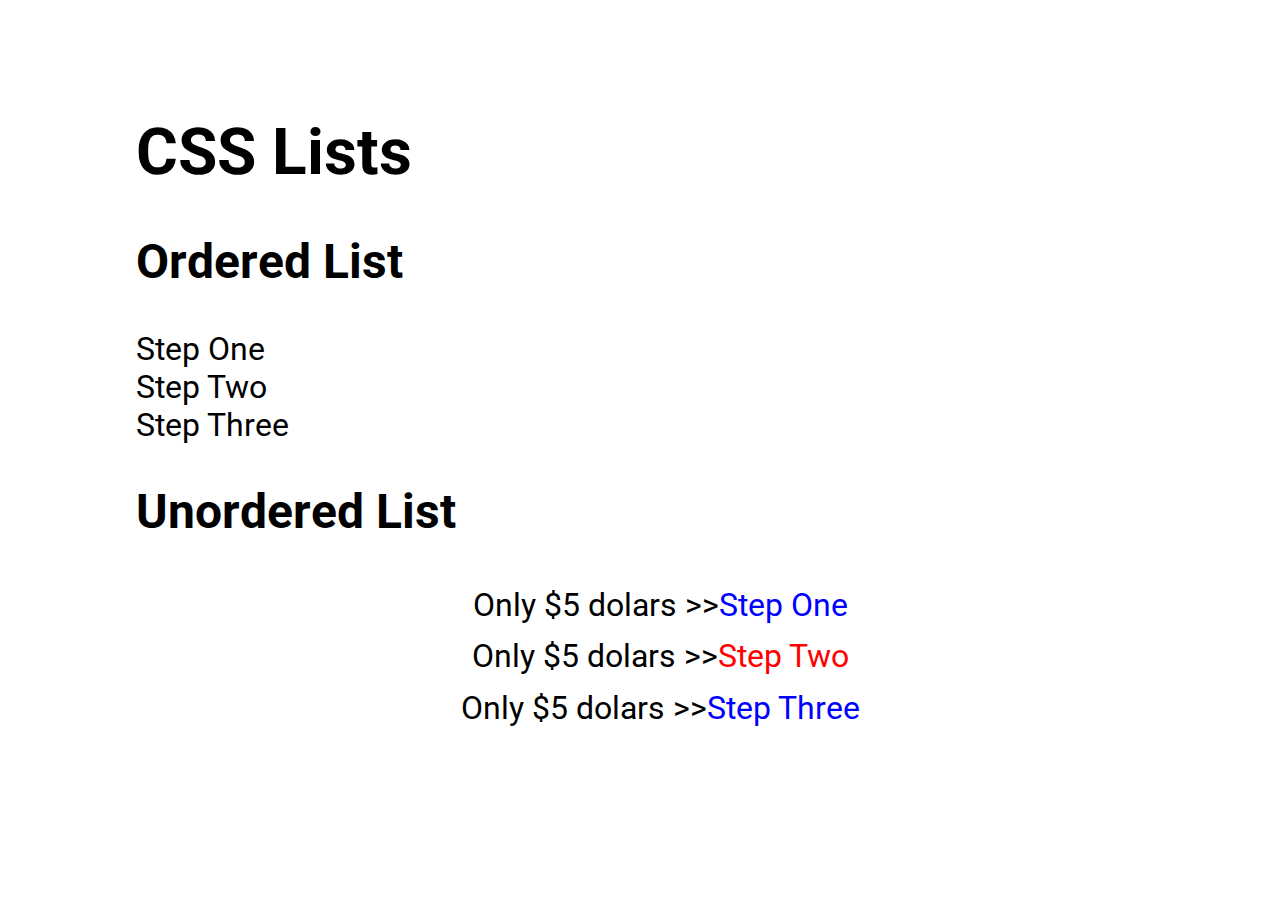
<file: 08_lesson_list_styles/index.html>
<!DOCTYPE html>
<html lang="en">

<head>
    <meta charset="UTF-8">
    <meta http-equiv="X-UA-Compatible" content="IE=edge">
    <meta name="viewport" content="width=device-width, initial-scale=1.0">
    <title>CSS Lists</title>
    <link rel="stylesheet" href="css/style.css">
</head>

<body>
    <header>
        <h1>CSS Lists</h1>
    </header>
    <main>
        <article>
            <h2>Ordered List</h2>
            <ol start="3" reversed>
                <li>Step One</li>
                <li>Step Two</li>
                <li>Step Three</li>
            </ol>
        </article>
        <article>
            <h2>Unordered List</h2>
            <ul>
                <li>Step One</li>
                <li>Step Two</li>
                <li>Step Three</li>
            </ul>
        </article>
    </main>
</body>

</html>
</file>
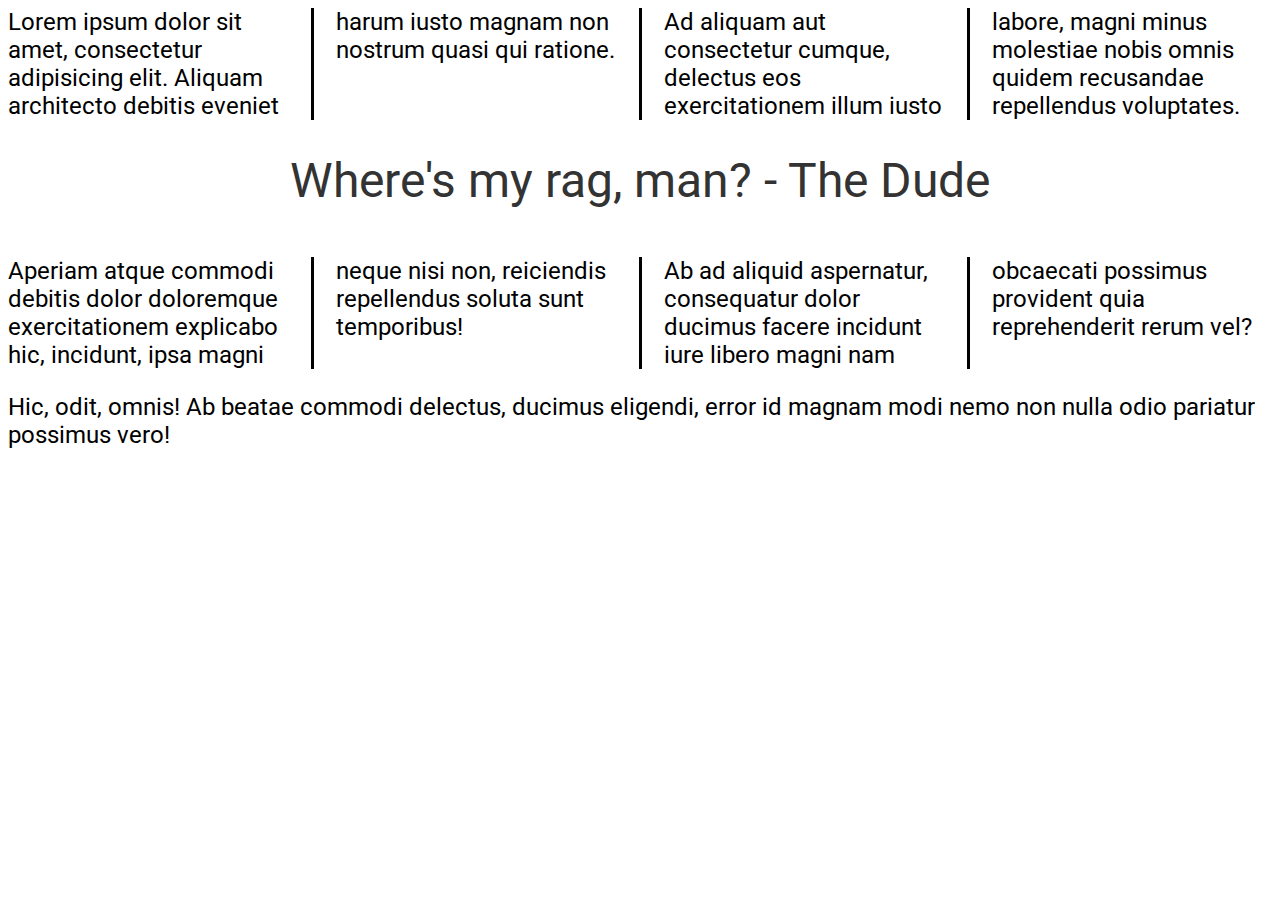
<file: 12_lesson_columns/index.html>
<!DOCTYPE html>
<html lang="en">

<head>
    <meta charset="UTF-8">
    <meta http-equiv="X-UA-Compatible" content="IE=edge">
    <meta name="viewport" content="width=device-width, initial-scale=1.0">
    <title>CSS Columns</title>
    <link rel="stylesheet" href="css/style.css">
</head>

<body>
<section class="columns">
   <p>Lorem ipsum dolor sit amet, consectetur adipisicing elit. Aliquam architecto debitis eveniet harum iusto magnam non
    nostrum quasi qui ratione.</p>
   <p>Ad aliquam aut consectetur cumque, delectus eos exercitationem illum iusto labore, magni minus molestiae nobis omnis
    quidem recusandae repellendus voluptates.</p>
<!--    <h2>Next Topic</h2>-->
    <p class="quote">Where's my rag, man? <span class="nowrap"> - The Dude</span></p>
   <p>Aperiam atque commodi debitis dolor doloremque exercitationem explicabo hic, incidunt, ipsa magni neque nisi non,
    reiciendis repellendus soluta sunt temporibus!</p>
   <p>Ab ad aliquid aspernatur, consequatur dolor ducimus facere incidunt iure libero magni nam obcaecati possimus
    provident quia reprehenderit rerum vel?</p>
</section>
<p>Hic, odit, omnis! Ab beatae commodi delectus, ducimus eligendi, error id magnam modi nemo non nulla odio pariatur
    possimus vero!</p>
</body>

</html>
</file>
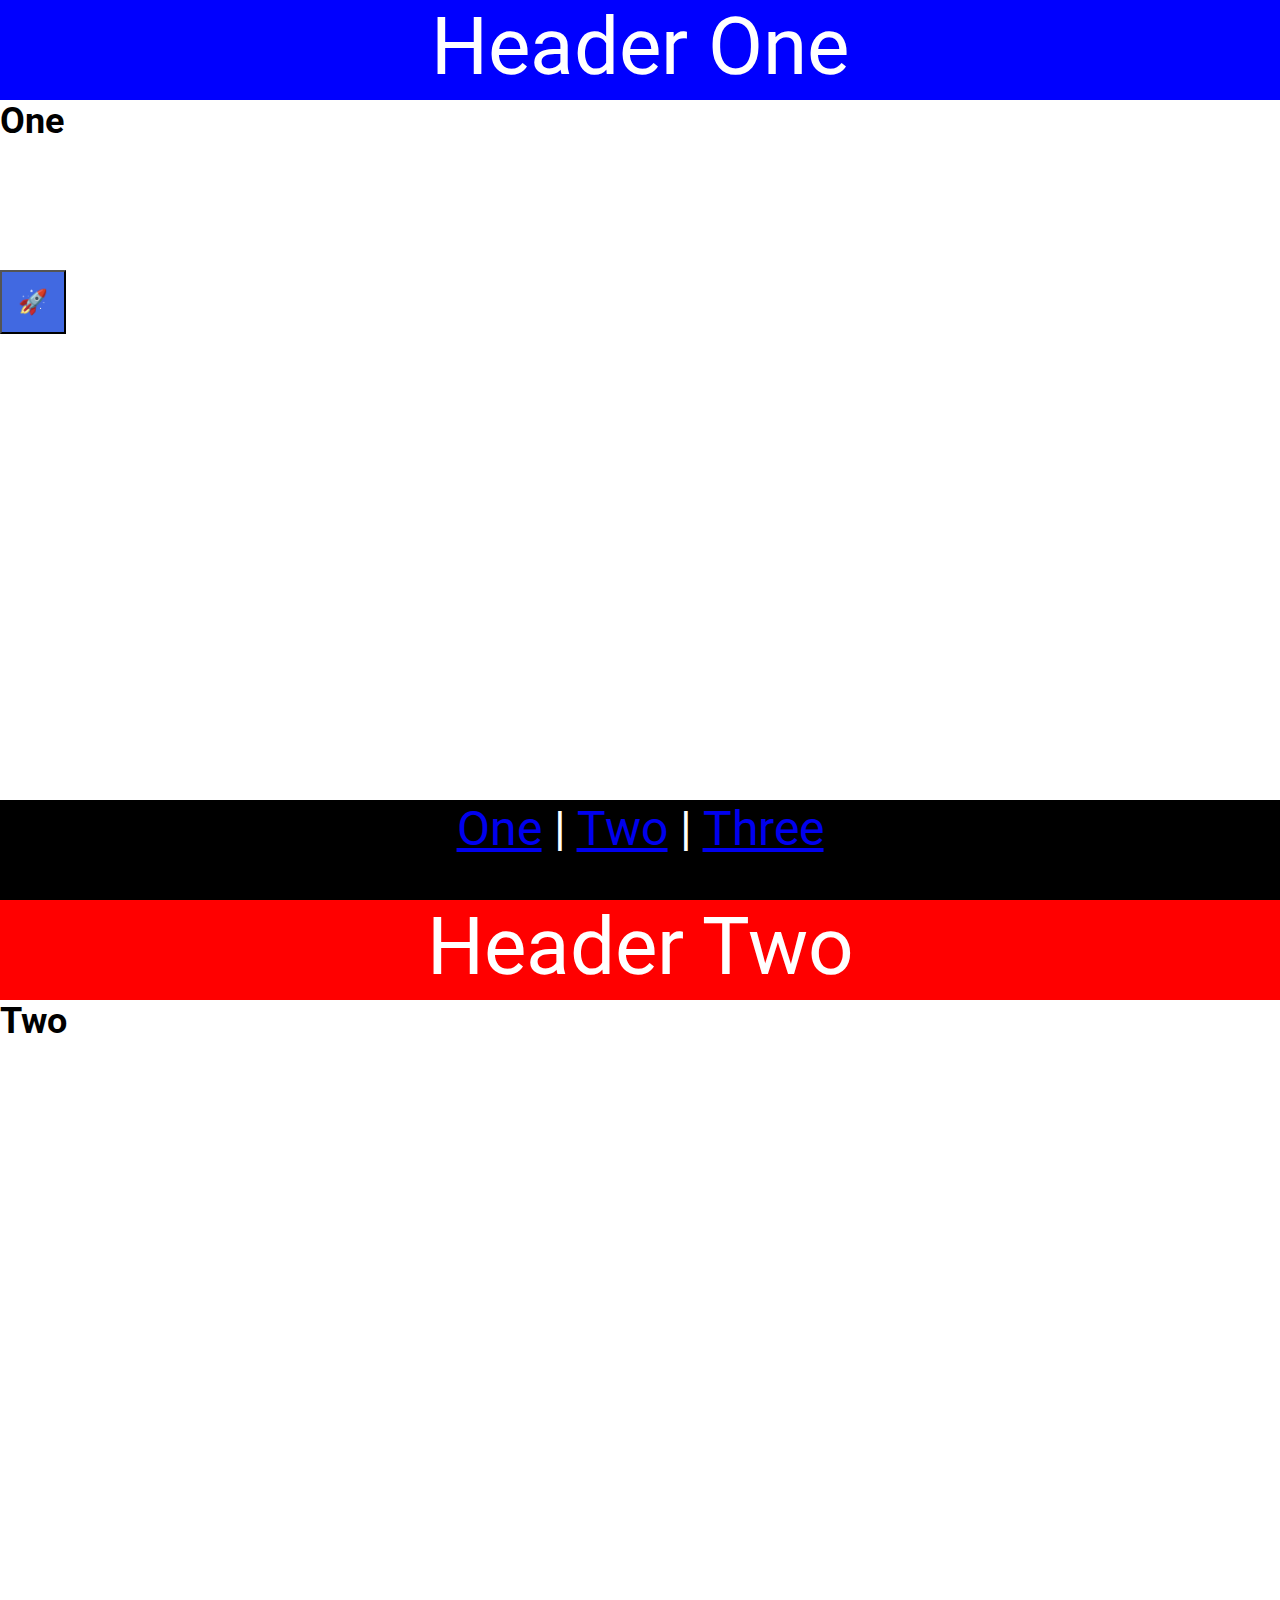
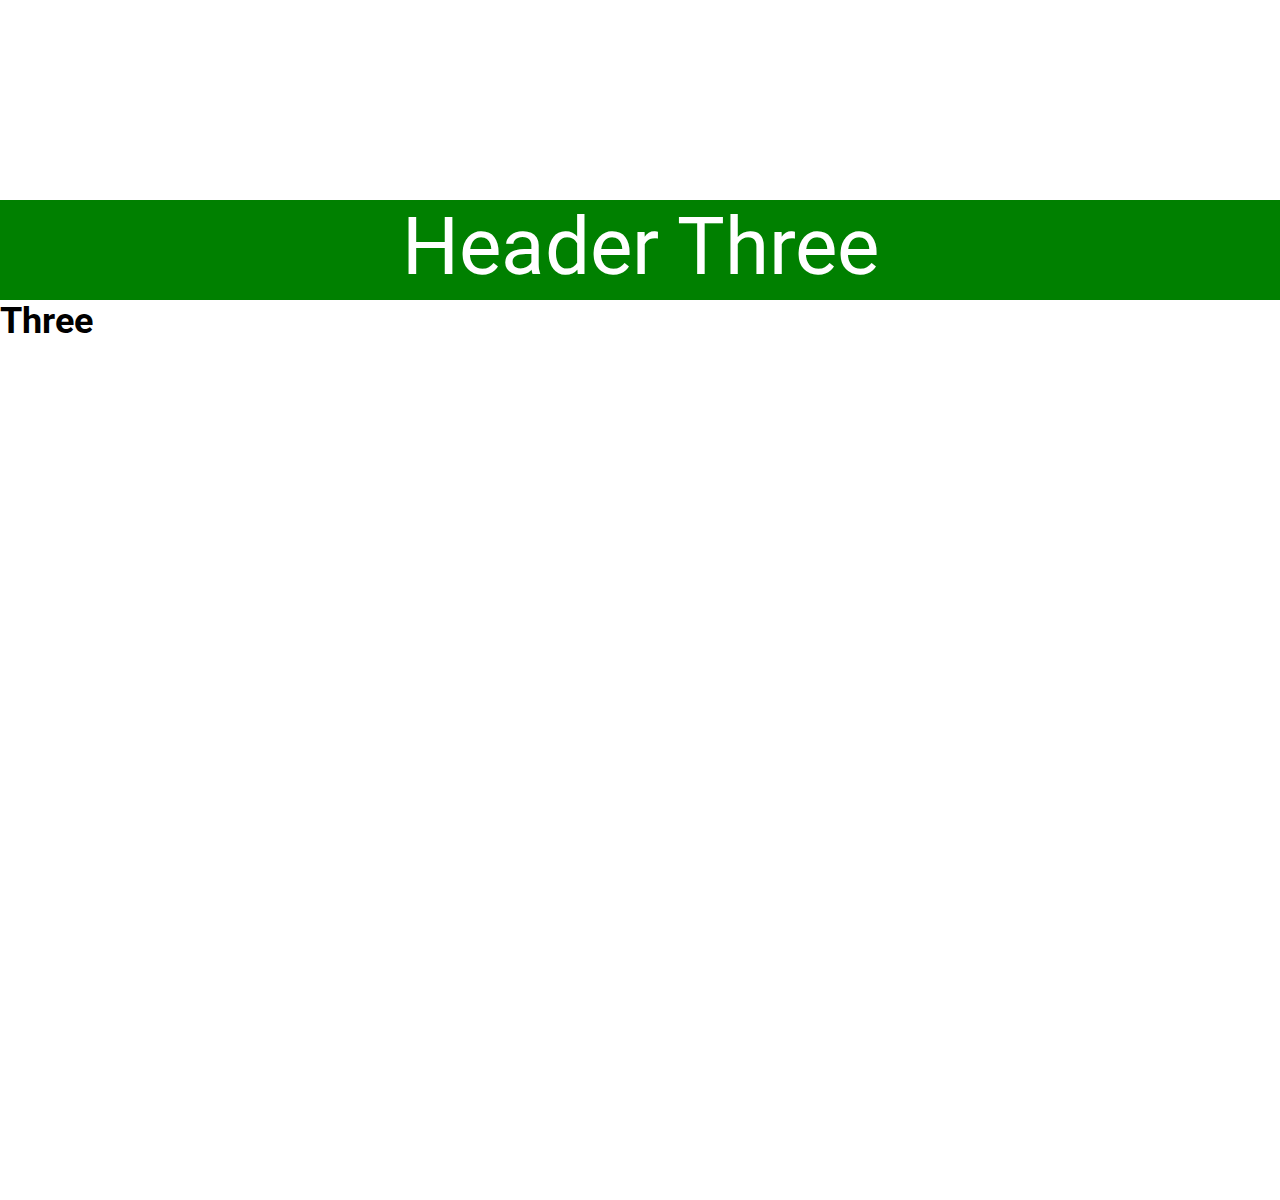
<file: 13_lesson_position/index.html>
<!DOCTYPE html>
<html lang="en">

<head>
    <meta charset="UTF-8">
    <meta http-equiv="X-UA-Compatible" content="IE=edge">
    <meta name="viewport" content="width=device-width, initial-scale=1.0">
    <title>CSS Position</title>
    <link rel="stylesheet" href="css/style.css">
</head>

<body>
<!--    <div class="outer-container">-->
<!--        <div class="inner-container">-->
<!--            <div class="box absolute">-->
<!--                <p>Absolute</p>-->
<!--            </div>-->
<!--            <div class="box relative">-->
<!--                <p>Relative</p>-->
<!--            </div>-->
<!--            <div class="box fixed">-->
<!--                <p>Fixed</p>-->
<!--            </div>-->
<!--            <div class="box sticky">-->
<!--                <p>Sticky</p>-->
<!--            </div>-->
<!--        </div>-->
<!--    </div>-->

<!--new section-->
    <button class="social">🚀</button>
    <section id="one">
        <header class="blue">Header One</header>
        <h2>One</h2>
    </section>
    <section id="two">
        <header class="red">Header Two</header>
        <h2>Two</h2>
    </section>
    <section id="three">
        <header class="green">Header Three</header>
        <h2>Three</h2>
    </section>
    <footer>
        <a href="#one">One</a> |
        <a href="#two">Two</a> |
        <a href="#three">Three</a>
    </footer>
</body>

</html>
</file>
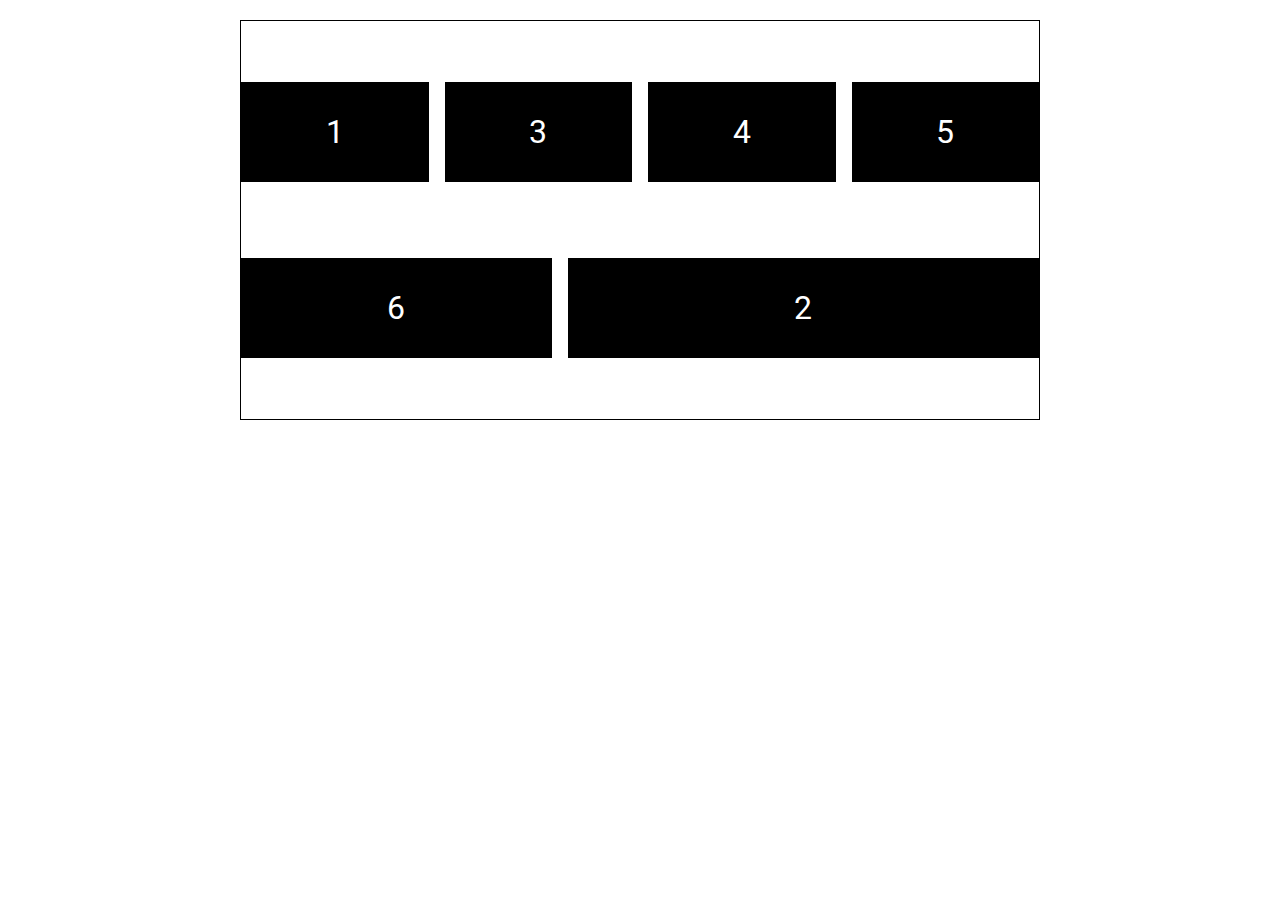
<file: 14_lesson_flexbox/index.html>
<!DOCTYPE html>
<html lang="en">

<head>
    <meta charset="UTF-8">
    <meta http-equiv="X-UA-Compatible" content="IE=edge">
    <meta name="viewport" content="width=device-width, initial-scale=1.0">
    <title>CSS Flexbox</title>
    <link rel="stylesheet" href="css/style.css">
</head>

<body>
   <main class="container">
        <div class="box">1</div>
        <div class="box">2</div>
        <div class="box">3</div>
        <div class="box">4</div>
        <div class="box">5</div>
        <div class="box">6</div>
   </main>
</body>

</html>
</file>
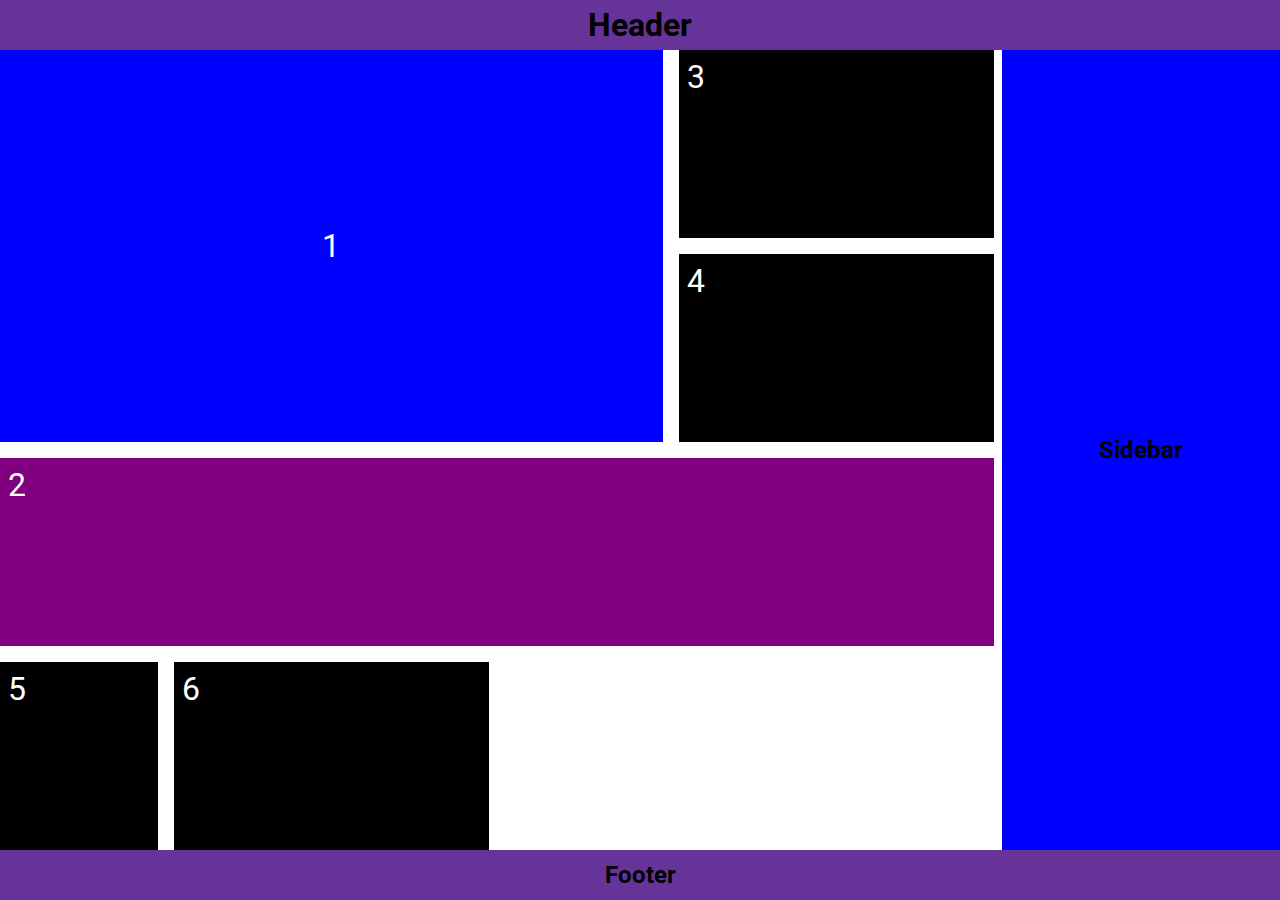
<file: 15_lesson_grid/index.html>
<!DOCTYPE html>
<html lang="en">

<head>
    <meta charset="UTF-8">
    <meta http-equiv="X-UA-Compatible" content="IE=edge">
    <meta name="viewport" content="width=device-width, initial-scale=1.0">
    <title>CSS Grid</title>
    <link rel="stylesheet" href="css/style.css">
</head>

<body>
<header class="header el">
    <h1>Header</h1>
</header>
    <main class="container">
            <div class="box">1</div>
            <div class="box">2</div>
            <div class="box">3</div>
            <div class="box">4</div>
            <div class="box">5</div>
            <div class="box">6</div>
    </main>

<aside class="sidebar el">
    <h2>Sidebar</h2>
</aside>

<div class="footer el">
    <h2>Footer</h2>
</div>
</body>

</html>
</file>
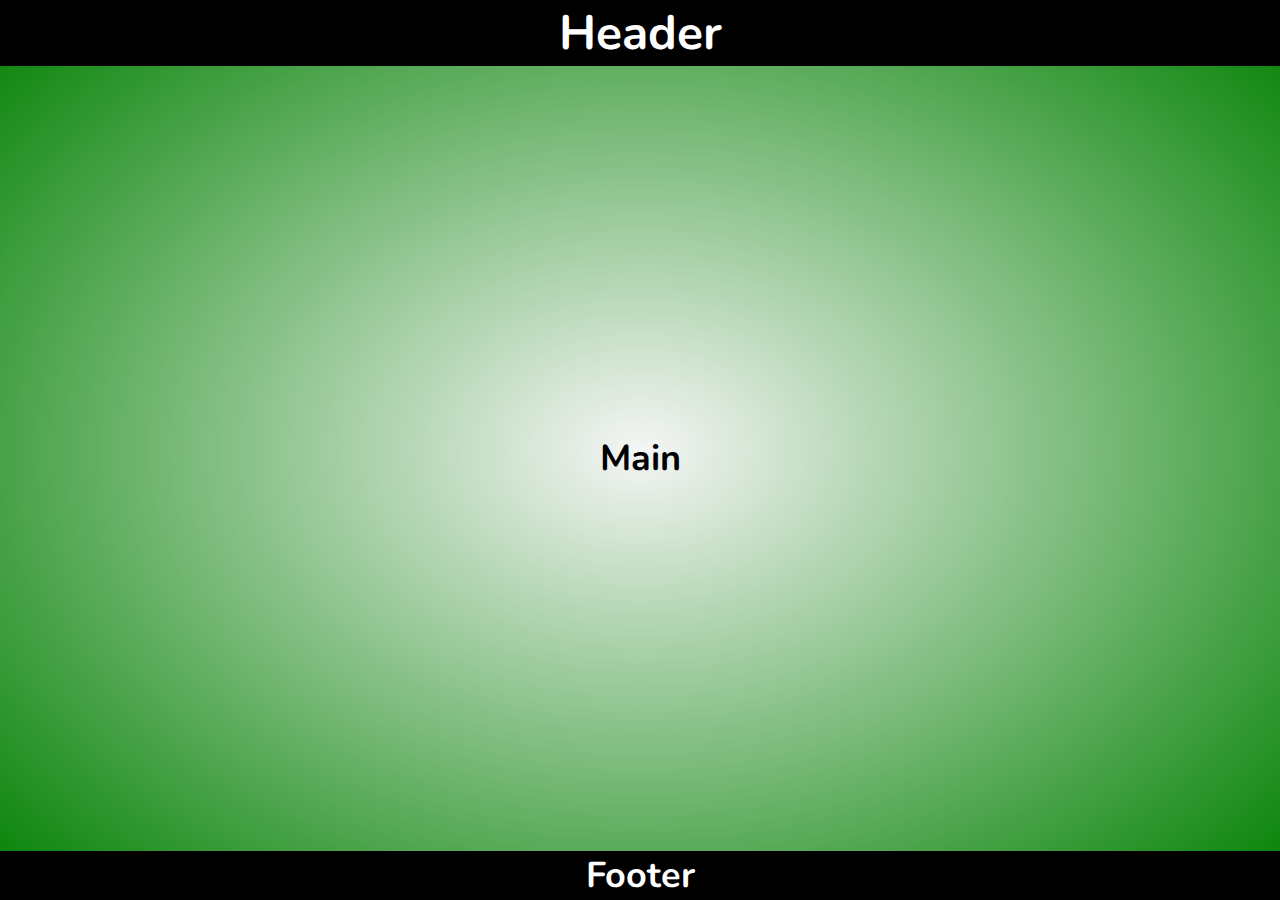
<file: 17_lesson_media-query/index.html>
<!DOCTYPE html>
<html lang="en">

<head>
    <meta charset="UTF-8">
    <meta http-equiv="X-UA-Compatible" content="IE=edge">
    <meta name="viewport" content="width=device-width, initial-scale=1.0">
    <title>CSS Media Queries</title>
    <link rel="stylesheet" href="css/style.css">
</head>

<body>
    <header>
        <h1>Header</h1>
        <nav><h2>Nav</h2></nav>
    </header>

    <main>
        <h2>Main</h2>
    </main>

    <footer>
        <h2>Footer</h2>
    </footer>
</body>

</html>
</file>
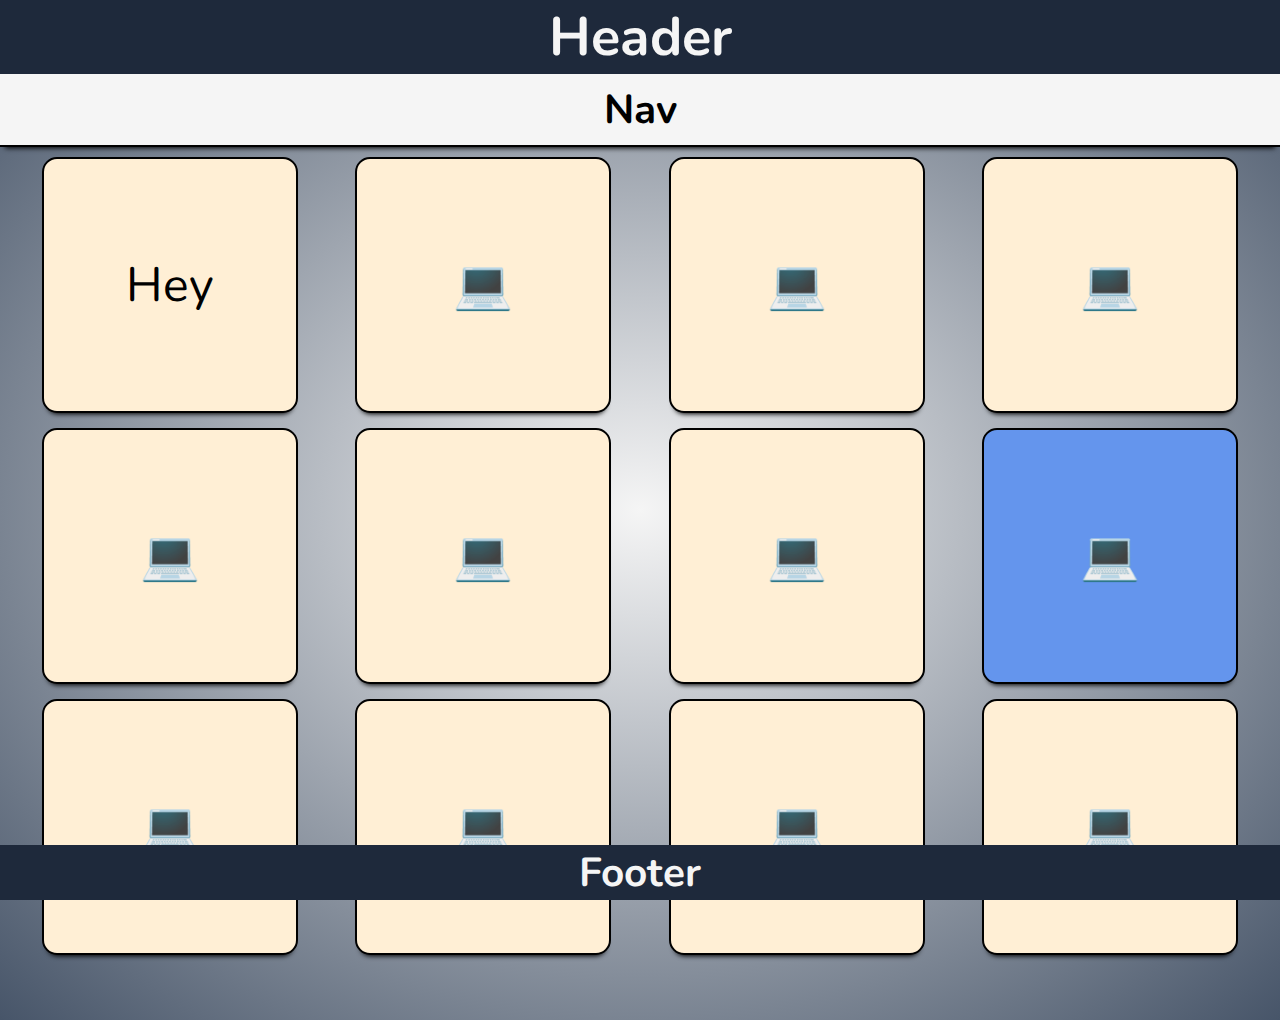
<file: 20_lesson-variables/index.html>
<!DOCTYPE html>
<html lang="en">

<head>
    <meta charset="UTF-8">
    <meta http-equiv="X-UA-Compatible" content="IE=edge">
    <meta name="viewport" content="width=device-width, initial-scale=1.0">
    <title>CSS Variables</title>
    <link rel="stylesheet" href="css/style.css">
</head>

<body>
    <header>
        <h1>Header</h1>
        <nav>
            <h2>Nav</h2>
        </nav>
    </header>

    <main>
        <div class="square">
            <p>Hey</p>
        </div>
        <div class="square">💻</div>
        <div class="square">💻</div>
        <div class="square">💻</div>
        <div class="square">💻</div>
        <div class="square">💻</div>
        <div class="square">💻</div>
        <div class="square square--highlight">💻</div>
        <div class="square">💻</div>
        <div class="square">💻</div>
        <div class="square">💻</div>
        <div class="square">💻</div>
    </main>

    <footer>
        <h2>Footer</h2>
    </footer>
</body>

</html>
</file>
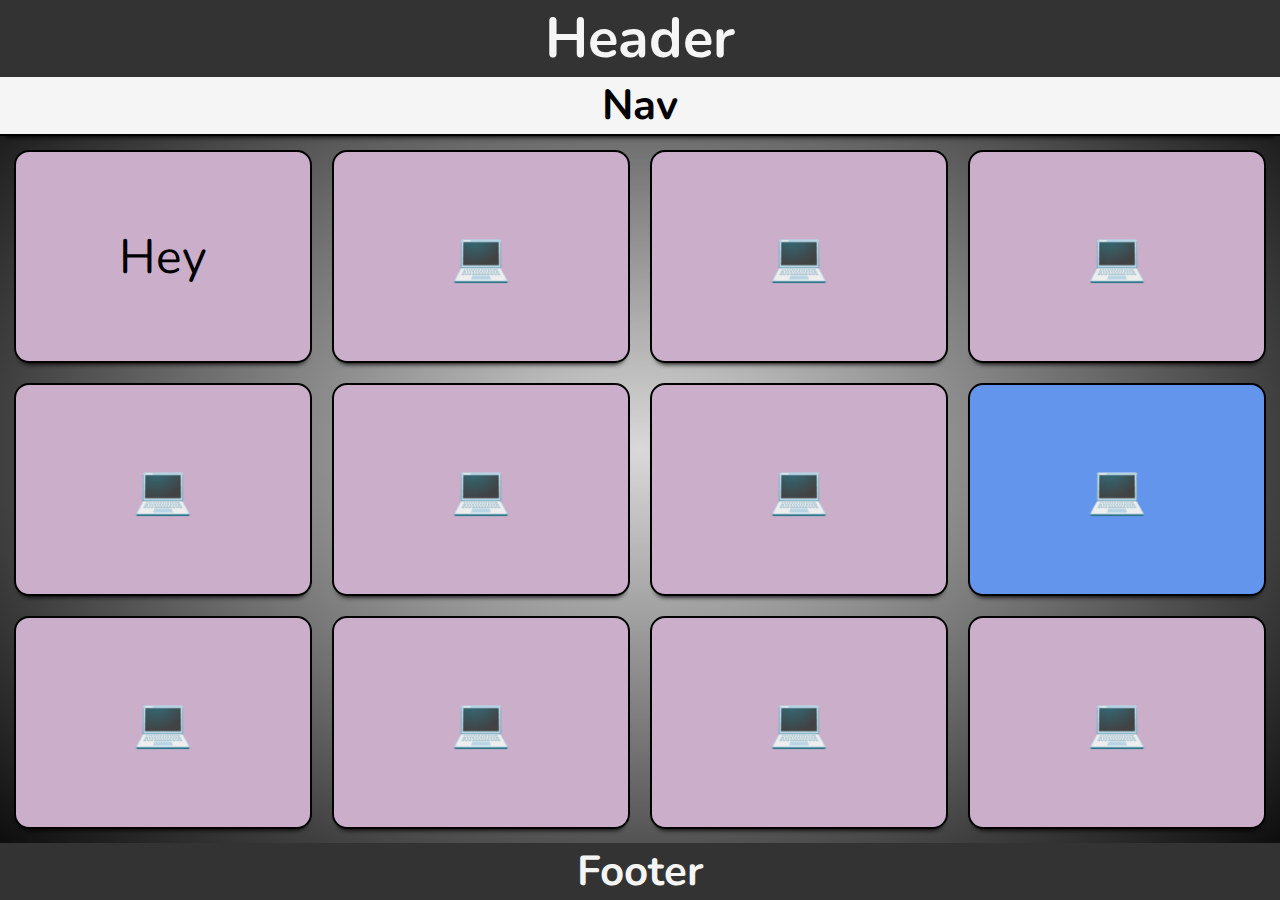
<file: 21_lesson-functions/index.html>
<!DOCTYPE html>
<html lang="en">

<head>
    <meta charset="UTF-8">
    <meta http-equiv="X-UA-Compatible" content="IE=edge">
    <meta name="viewport" content="width=device-width, initial-scale=1.0">
    <title>CSS Functions</title>
    <link rel="stylesheet" href="css/style.css">
</head>

<body>
    <header>
        <h1>Header</h1>
        <nav>
            <h2>Nav</h2>
        </nav>
    </header>

    <main>
        <!-- <section>
            <h2>My Heading</h2>
            <p class="content">Lorem ipsum dolor sit amet consectetur adipisicing elit. Modi quo aperiam porro, odio
                mollitia suscipit eius
                similique corrupti! Facere nihil cum recusandae officia autem tenetur suscipit exercitationem atque
                tempora
                molestiae.
            </p>
            <br>
            <a href="https://www.google.com/">Google</a>
        </section>
        <aside>
            <h2>Aside</h2>
            <p class="content">
                <span class="tooltip" data-tooltip="This is Latin">Lorem</span> ipsum dolor sit amet consectetur
                adipisicing elit. Modi quo aperiam porro, odio
                mollitia suscipit eius
                similique corrupti! Facere nihil cum recusandae officia autem tenetur suscipit exercitationem atque
                tempora
                molestiae.
            </p>
        </aside> -->
        <div class="square">
            <p>Hey</p>
        </div>
        <div class="square">💻</div>
        <div class="square">💻</div>
        <div class="square">💻</div>
        <div class="square">💻</div>
        <div class="square">💻</div>
        <div class="square">💻</div>
        <div class="square square--highlight">💻</div>
        <div class="square">💻</div>
        <div class="square">💻</div>
        <div class="square">💻</div>
        <div class="square">💻</div>
    </main>

    <footer>
        <h2>Footer</h2>
    </footer>
</body>

</html>
</file>
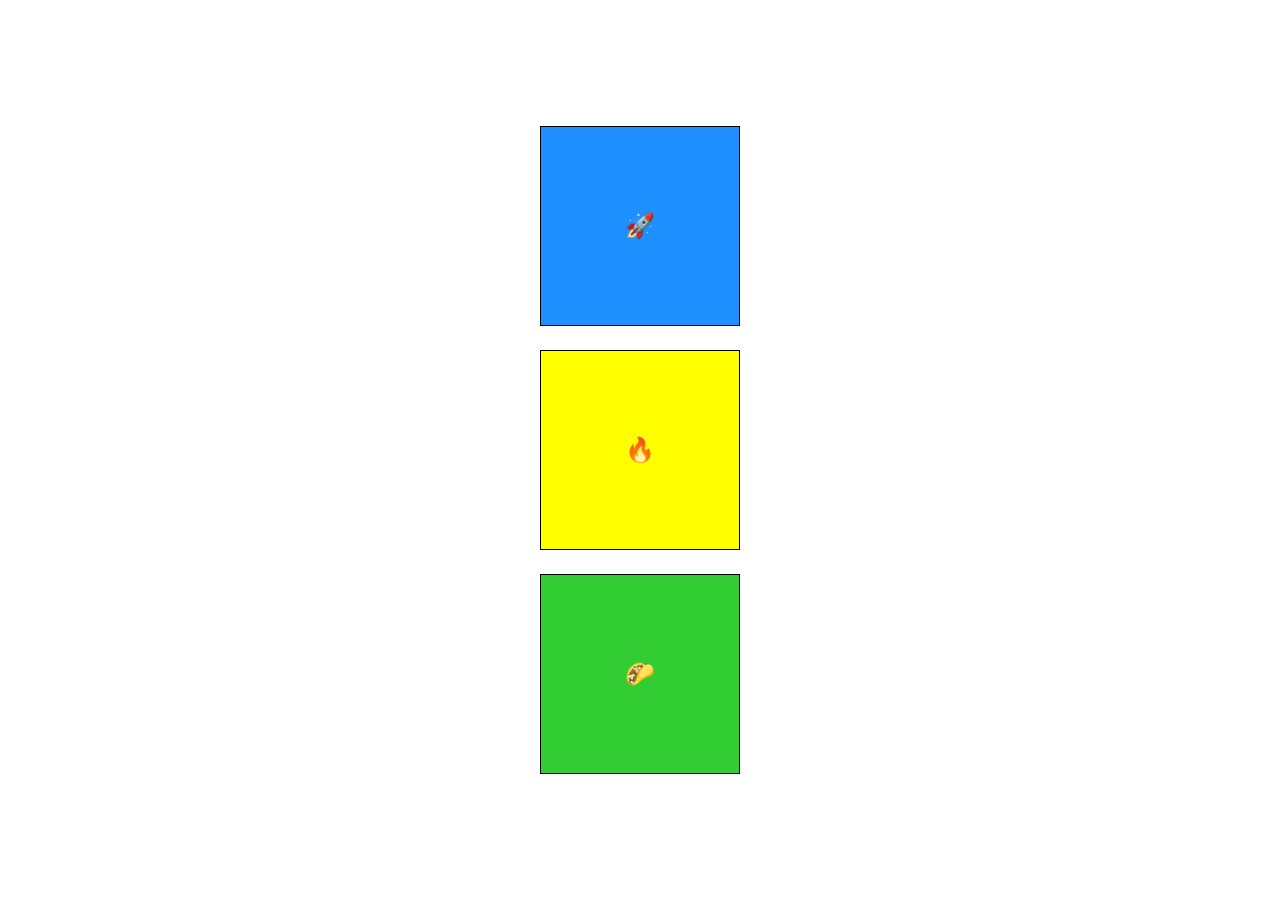
<file: 22_lesson-animation/index.html>
<!DOCTYPE html>
<html lang="en">

<head>
    <meta charset="UTF-8">
    <meta http-equiv="X-UA-Compatible" content="IE=edge">
    <meta name="viewport" content="width=device-width, initial-scale=1.0">
    <title>CSS Transforms & Transitions</title>
    <link rel="stylesheet" href="css/style.css">
</head>

<body>

    <main>
        <div class="square">🚀</div>
        <div class="square">🔥</div>
        <div class="square animate">🌮</div>
    </main>

</body>

</html>
</file>
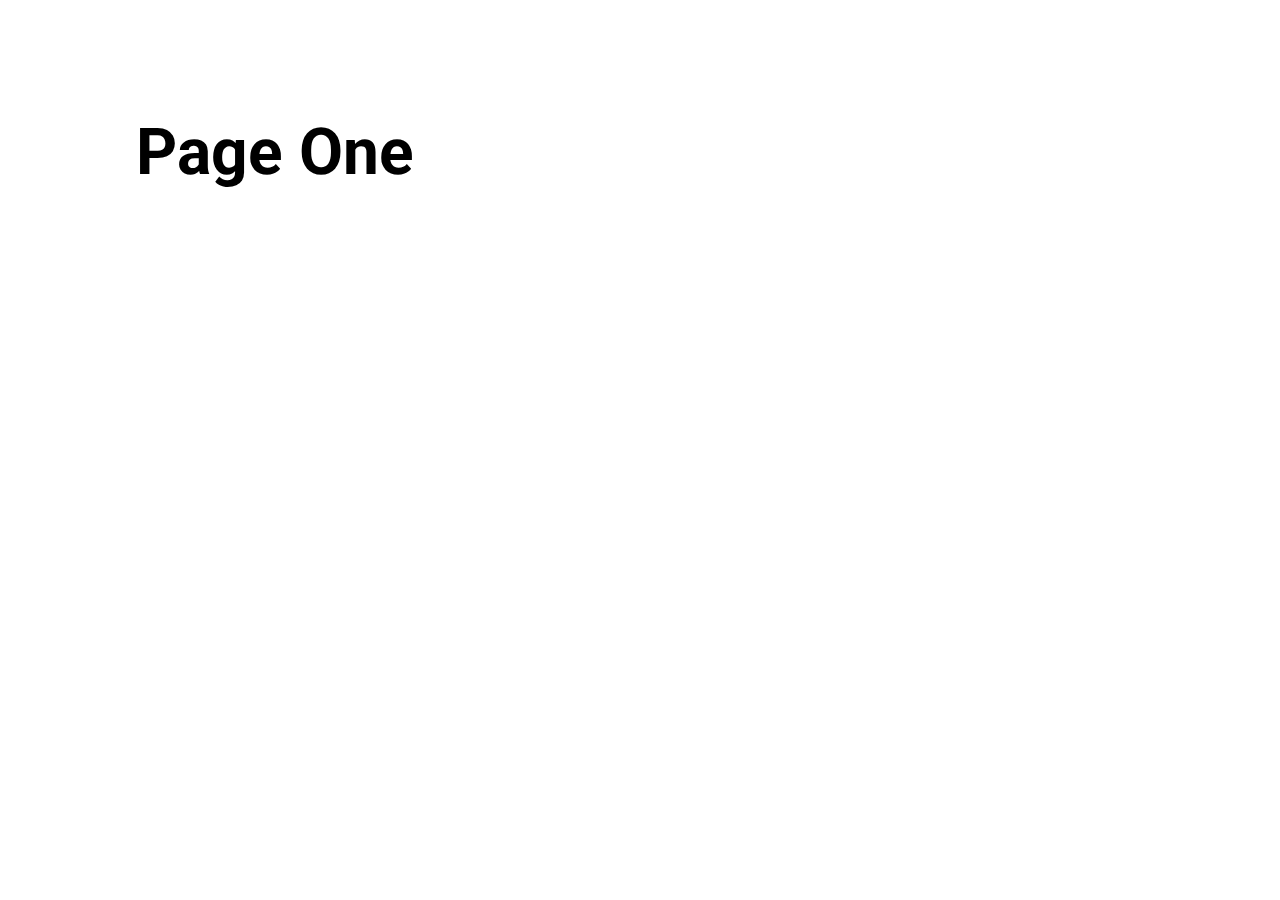
<file: 08_lesson_list_styles/one.html>
<!DOCTYPE html>
<html lang="en">

<head>
    <meta charset="UTF-8">
    <meta http-equiv="X-UA-Compatible" content="IE=edge">
    <meta name="viewport" content="width=device-width, initial-scale=1.0">
    <title>Page One</title>
    <link rel="stylesheet" href="css/style.css">
</head>

<body>
    <h1>Page One</h1>
</body>

</html>
</file>
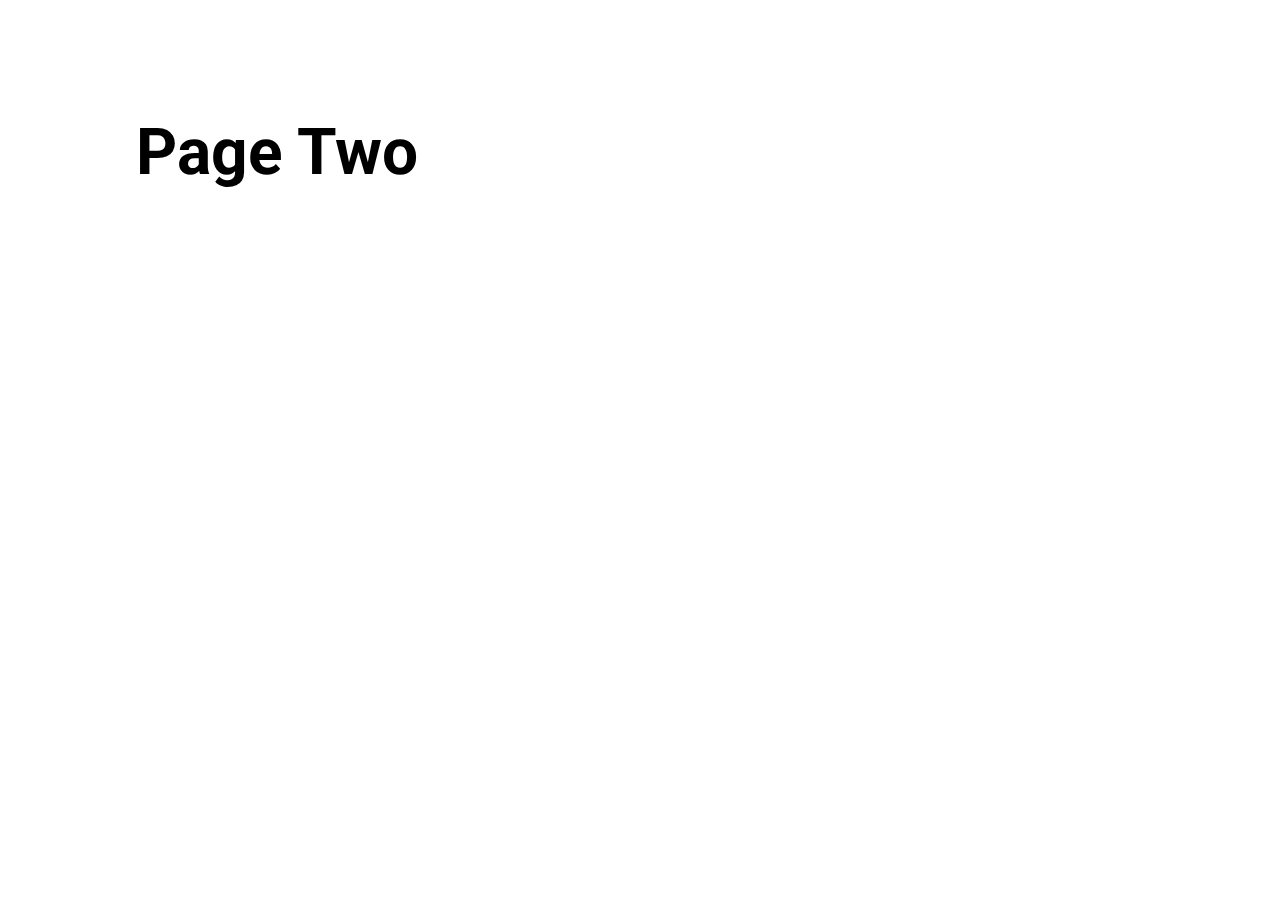
<file: 08_lesson_list_styles/two.html>
<!DOCTYPE html>
<html lang="en">

<head>
    <meta charset="UTF-8">
    <meta http-equiv="X-UA-Compatible" content="IE=edge">
    <meta name="viewport" content="width=device-width, initial-scale=1.0">
    <title>Page Two</title>
    <link rel="stylesheet" href="css/style.css">
</head>

<body>
    <h1>Page Two</h1>
</body>

</html>
</file>
<file: 08_lesson_list_styles/css/style.css>
@import url("https://fonts.googleapis.com/css2?family=Roboto&display=swap");

body {
  padding: 5% 10%;
  font-size: 2rem;
  font-family: "Roboto", sans-serif;
}

ol {
  list-style-type: none;
  padding: 0;
}

ul {
   /*list-style-type: square;*/
  text-align: center;
  /*list-style-position: outside;*/
  color: blue;
  line-height: 1.6;
  /*list-style-image: url('../images/checkmark.png');*/
  list-style: square url('../images/checkmark.png') inside;
}

ul li:nth-child(even) {
  color: red;
}

ul  li::marker {
  color: black;
  font-size: 1em;
  content: "Only $5 dolars >>";
}
</file>
<file: 12_lesson_columns/css/style.css>
@import url("https://fonts.googleapis.com/css2?family=Roboto&display=swap");

body {
  font-family: "Roboto", sans-serif;
  font-size: 1.5rem;
}

.columns {
  /*column-count: 4;*/
  /*column-rule-width: 250px;*/
  columns: 4 250px;
  column-rule: 3px solid black;
  column-gap: 3rem;
}

.columns p {
  margin-top: 0;
}

.columns h2 {
  margin-top: 0;
  background: #333;
  color: #fff;
  padding: 1rem;
  break-inside: avoid;
  /*break-before: column;*/
}

.columns .quote {
  text-align: center;
  font-size: 3rem;
  color: #333;
  column-span: all;
  margin-top: 2rem;
}

.nowrap {
  white-space: nowrap;
}
</file>
<file: 13_lesson_position/css/style.css>
@import url("https://fonts.googleapis.com/css2?family=Roboto&family=Lobster&display=swap");

* {
  margin: 0;
  padding: 0;
  box-sizing: border-box;
}

body {
  font-family: "Roboto", sans-serif;
  font-size: 1.5rem;
  min-height: 200vh;
}

.outer-container {
  border: 3px dashed #000;
  width: 75vw;
  height: 85vh;
  margin: 40px auto;
  position: relative;
}

.inner-container {
  border: 2px solid #00f;
  width: 40vw;
  height: 50vh;
  margin: 200px auto;
}

.box {
  width: 150px;
  height: 150px;
  color: #fff;
  padding: 1rem;
}

.absolute {
  background: #00f;
  position: absolute;
  z-index: 1;
}

.relative {
  background: red;
  position: relative;
  top: 300px;
  left: 100px;
}

.fixed {
  background: green;
  position: fixed;
  top: 100px;
}

.sticky {
  background: black;
  position: sticky;
  top: 0;
}

/*new section*/

html {
  scroll-behavior: smooth;
}

section {
/*100% view screen*/
   height: 100vh;
}

.blue {
  background: blue;
}

.red {
  background: red;
}

.green{
  background: green;
}

header, footer {
  color: white;
  height: 100px;
  text-align: center;
}

header {
  position: sticky;
  top: 0;
  font-size: 5rem;
}

footer {
  background: black;
  position: sticky;
  bottom: 0;
  font-size: 3rem;
}

a:visited {
  color: white;
}

.social {
  background: royalblue;
  color: white;
  font-size: inherit;
  padding: 1rem;
  position: fixed;
  top: 30%;
  left: 0;
  z-index: 1;
}
</file>
<file: 14_lesson_flexbox/css/style.css>
@import url("https://fonts.googleapis.com/css2?family=Roboto&display=swap");

* {
  margin: 0;
  padding: 0;
  box-sizing: border-box;
}

body {
  font-family: "Roboto", sans-serif;
  min-height: 100vh;
  padding: 20px;
}

.container {
  max-width: 800px;
  min-height: 400px;
  margin-inline: auto;
  border: 1px solid #000;
  display: flex;
  gap: 1rem;
  justify-content: center;
  align-items: center;
  flex-flow: row wrap;
  align-content: space-evenly;
} 

.box {
  /* min-width: 100px; */
  height: 100px;
  background-color: #000;
  color: #fff;
  font-size: 2rem;
  padding: 0.5rem;

  display: flex;
  justify-content: center; 
  align-items: center;

  flex: 1 1 150px;
}

.box:nth-child(2) {
  flex: 2 2 150px;
  order: 1;
}
</file>
<file: 15_lesson_grid/css/style.css>
@import url("https://fonts.googleapis.com/css2?family=Roboto&display=swap");

* {
  margin: 0;
  padding: 0;
  box-sizing: border-box;
}

body {
  font-family: "Roboto", sans-serif;
  min-height: 100vh;
  display: grid;
  grid-template-columns: repeat(9, 1fr);
  grid-auto-rows: 50px auto 50px;
  grid-template-areas:
          "hd hd hd hd hd hd hd hd hd"
          "mn mn mn mn mn mn mn sb sb"
          "ft ft ft ft ft ft ft ft ft";
  column-gap: 0.5em;
}

.el {
  background: rebeccapurple;
  display: grid;
  place-content: center;
}

.header {
  grid-area: hd;
}

.sidebar {
  grid-area: sb;
  background: blue;
}

.footer {
  grid-area: ft;
}

.container {
  grid-area: mn;
  min-height: 400px;
  display: grid;
  grid-template-columns: repeat(2, 1fr 2fr);
  grid-auto-rows: minmax(150px, auto);
  gap: 1em 1em;
  /*grid-auto-flow: column;*/
}

.box {
  background-color: #000;
  color: #fff;
  font-size: 2rem;
  padding: 0.5rem;
}

.box:first-child {
  background: blue;
  grid-column: 1 / 4;
  grid-row: 1 / 3;
  display: grid;
  place-content: center;
}

.box:nth-child(2) {
  background: purple;
  grid-column: 1 / 5;
  grid-row: 3 / 4
}
</file>
<file: 22_lesson-animation/css/style.css>
@import url("https://fonts.googleapis.com/css2?family=Nunito&display=swap");

* {
  margin: 0;
  padding: 0;
  box-sizing: border-box;
}

html {
  font-size: 1.5rem;
  font-family: 'Nunito', sans-serif;
}

body {
  min-height: 100vh;
  display: flex;
  flex-flow: column nowrap;
}

main {
  flex-grow: 1;
  display: flex;
  flex-flow: column nowrap;
  justify-content: center;
  align-items: center;
  gap: 1rem;
}

div {
  width: 200px;
  height: 200px;
  border: 1px solid #000;
  display: grid;
  place-content: center;
}

div:first-child {
  background-color: dodgerblue;
  /* transform: translateX(-50%); */
  /* transform: rotateX(180deg); */
  /* transform: scaleX(120%); */
  /* transform: skewX(-10deg); */
}

div:nth-child(2) {
  background-color: yellow;
  /* transform: translateY(-2rem); */
  /* transform: rotateY(180deg); */
  /* transform: scaleY(120%); */
  /* transform: skewY(10deg); */
}

div:last-child {
  background-color: limegreen;
  /* transform: translate(100%, -5rem); */
  /* transform: rotate(78deg); */
  /* transform: scale(50%, 50%); */
  /* transform: skew(-10deg, -10deg); */
}

div:hover {
  background-color: midnightblue;
  /* transition-property: background-color, transform;
  transition-duration: 2s, 3s;
  transition-delay: 0.5s; 
  transition-timing-function: linear;*/
  transition: all 2s 0.5s;
}

div:last-child:hover {
  transform: rotate(180deg);
}

.animate {
  /* animation-name: slide;
  animation-duration: 5s;
  animation-timing-function: ease-in-out;
  animation-delay: 1s;
  animation-iteration-count: 2;
  animation-direction: normal;
  animation-fill-mode: forwards; */
  animation: 5s ease-in-out 1s 2 normal forwards slide;
}

@keyframes slide {
  0% {
    transform: translateX(0);
  }

  33% {
    transform: translateX(300px) rotate(180deg);
  }

  66% {
    transform: translateX(-300px) rotate(-180deg);
  }

  100% {
    transform: translateX(0);
    background-color: rebeccapurple;
  }
}
</file>
<file: 17_lesson_media-query/css/style.css>
@import url("https://fonts.googleapis.com/css2?family=Nunito&display=swap");

/* || RESET */
* {
  margin: 0;
  padding: 0;
  box-sizing: border-box;
}

/* || GENERAL STYLES */
body {
  font: 1.5rem "Nunito", sans-serif;
  min-height: 100vh;
  background-color: #475569;
  background-image: radial-gradient(whitesmoke, #475569);
  display: flex;
  flex-direction: column;
}

header, nav, main, footer {
  display: grid;
  place-content: center;
  grid-template-columns: 100%;
  text-align: center;
}

header, footer {
  position: sticky;
  background: black;
  color: white;
}

header {
  top: 0;
}

nav {
  border: 1px solid white;
}

main {
  flex-grow: 1;
}

footer {
  button: 0;
}

/*small*/
@media screen and (min-width: 576px) {
  body {
    background-color: green;
    background-image: radial-gradient(whitesmoke, green);;
  }

  nav {
    display: none;
  }
  
}
</file>
<file: 20_lesson-variables/css/style.css>
@import url("https://fonts.googleapis.com/css2?family=Nunito&display=swap");

/* || RESET */
* {
  margin: 0;
  padding: 0;
  box-sizing: border-box;
}

/* || VARIABLES */
:root {
  /* FONT */
  --FF: "Nunito", sans-serif;
  --FS: min(2.25rem, 3vh);
  --FS-XL: 3rem;

  /* COLOR */
  --BGCOLOR: #475569;
  --ALT-BGCOLOR: #1E293B;
  --RADIAL-COLOR: whitesmoke;
  --LIGHT-COLOR: whitesmoke;
  --DARK-COLOR: #000;

  /* SQUARE */
  --SQUARE-BGCOLOR: papayawhip;
  --SQUARE-SIZE: max(150px, 20vw);

  /* GENERAL */
  --PADDING: 0.5rem;
  --SHADOWS: 0 6px 5px -5px var(--DARK-COLOR);
  --BORDERS: 2px solid var(--DARK-COLOR);
}

@media (prefers-color-scheme: dark) {
  :root {
    --BGCOLOR: #000;
    --ALT-BGCOLOR: #333;
    --RADIAL-COLOR: rgb(217, 217, 217);
    --SQUARE-BGCOLOR: rgb(202, 174, 202);
  }
}

/* || GENERAL STYLES */
body {
  font: var(--FS) var(--FF);
  min-height: 100vh;

  background-color: var(--BGCOLOR);
  background-image: radial-gradient(var(--RADIAL-COLOR), var(--BGCOLOR));
  display: flex;
  flex-direction: column;
}

header,
nav,
footer {
  display: grid;
  place-content: center;
  grid-template-columns: 100%;
  text-align: center;
}

header,
footer {
  position: sticky;
  background-color: var(--ALT-BGCOLOR);
  color: var(--LIGHT-COLOR);
}

header {
  top: 0;
}

nav {
  background-color: var(--LIGHT-COLOR);
  color: var(--DARK-COLOR);
  padding: var(--PADDING);
  border-bottom: var(--BORDERS);
  box-shadow: var(--SHADOWS);
}

main {
  flex-grow: 1;

  padding: 10px 0;
  display: flex;
  justify-content: space-evenly;
  align-items: center;
  flex-flow: row wrap;
  gap: min(4vw, 15px);
}

footer {
  bottom: 0;
}

/* || FEATURES */

.square--highlight {
  --SQUARE-BGCOLOR: cornflowerblue;
}

.square {
  background-color: var(--SQUARE-BGCOLOR);
  width: var(--SQUARE-SIZE);
  height: var(--SQUARE-SIZE);
  border: var(--BORDERS);
  border-radius: 15px;
  display: grid;
  place-content: center;
  font-size: var(--FS-XL);
  box-shadow: var(--SHADOWS);
}
</file>
<file: 21_lesson-functions/css/style.css>
@import url("https://fonts.googleapis.com/css2?family=Nunito&display=swap");

/* || RESET */
* {
  margin: 0;
  padding: 0;
  box-sizing: border-box;
}

/* || VARIABLES */
:root {
  /* FONT */
  --FF: "Nunito", sans-serif;
  --FS: clamp(1.75rem, 3vh, 2.25rem);
  --FS-SM: clamp(1.25rem, 2vh, 1.5rem);
  --FS-XL: 3rem;

  /* COLOR */
  --BGCOLOR: #475569;
  --ALT-BGCOLOR: #1E293B;
  --RADIAL-COLOR: whitesmoke;
  --LIGHT-COLOR: whitesmoke;
  --DARK-COLOR: #000;

  /* SQUARE */
  --SQUARE-BGCOLOR: papayawhip;
  --SQUARE-SIZE: max(150px, 20vw);

  /* GENERAL */
  --PADDING: 0.5em;
  --SHADOWS: 0 6px 5px -5px var(--DARK-COLOR);
  --BORDERS: 2px solid var(--DARK-COLOR);
}

@media (prefers-color-scheme: light) {
  :root {
    --BGCOLOR: #000;
    --ALT-BGCOLOR: #333;
    --RADIAL-COLOR: rgb(217, 217, 217);
    --SQUARE-BGCOLOR: rgb(202, 174, 202);
  }
}

/* || GENERAL STYLES */
body {
  font: var(--FS) var(--FF);
  min-height: 100vh;

  background-color: var(--BGCOLOR);
  background-image: radial-gradient(var(--RADIAL-COLOR), var(--BGCOLOR));
  display: flex;
  flex-direction: column;
}

header,
nav,
footer {
  display: grid;
  place-content: center;
  grid-template-columns: 100%;
  text-align: center;
}

header,
footer {
  position: sticky;
  background-color: var(--ALT-BGCOLOR);
  color: var(--LIGHT-COLOR);
}

header {
  top: 0;
}

nav {
  background-color: var(--LIGHT-COLOR);
  color: var(--DARK-COLOR);
  border-bottom: var(--BORDERS);
  box-shadow: var(--SHADOWS);
}

main {
  flex-grow: 1;
  padding: var(--PADDING);
  display: grid;
  grid-template-columns: repeat(4, minmax(100px, 300px));
  gap: min(2vw, 20px);
  /* display: flex;
  flex-flow: column nowrap;
  justify-content: flex-start; */
}

main section {
  flex-grow: 1;
  padding: var(--PADDING);
}

main aside {
  background-color: hsla(0, 0%, 20%, 0.8);
  color: var(--LIGHT-COLOR);
  font-size: var(--FS-SM);
  font-style: italic;
  padding: var(--PADDING);
}

.content {
  margin-top: 20px;
}

.tooltip {
  border-bottom: 1px dashed orange;
  position: relative;
}

.tooltip:hover::before {
  content: attr(data-tooltip);
  position: absolute;
  top: -20px;
  white-space: nowrap;
  background-color: var(--DARK-COLOR);
  padding: var(--PADDING);
  border-radius: 15px;
}

footer {
  bottom: 0;
}

a:any-link {
  color: firebrick;
}

a:hover,
a:focus {
  filter: brightness(150%);
}

/* || FEATURES */

.square--highlight {
  --SQUARE-BGCOLOR: cornflowerblue;
}

.square {
  background-color: var(--SQUARE-BGCOLOR);
  border: var(--BORDERS);
  border-radius: 15px;
  display: grid;
  place-content: center;
  font-size: var(--FS-XL);
  box-shadow: var(--SHADOWS);
}

@media screen and (min-width: 576px) {
  main {
    flex-flow: row nowrap;
    justify-content: space-between;
  }

  main section {
    width: calc(70% - 5px);
  }

  main aside {
    width: calc(30% - 5px);
  }
}
</file>
